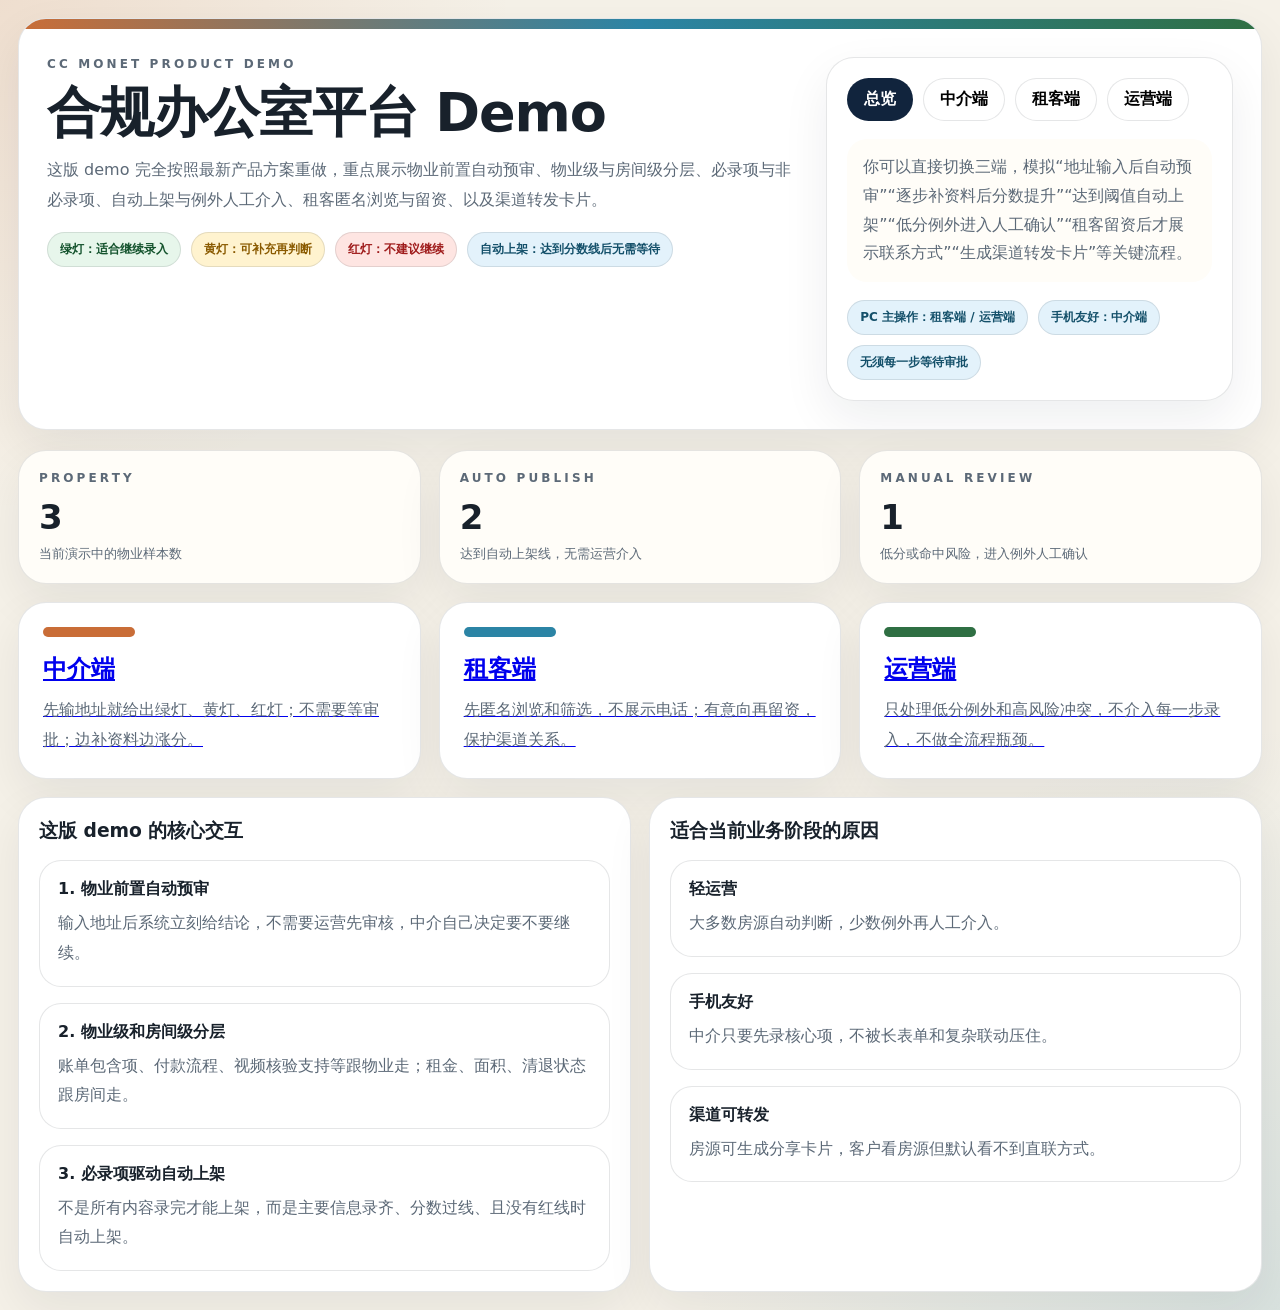
<file: docs/index.html>
<!doctype html>
<html lang="zh-CN">
  <head>
    <meta charset="UTF-8" />
    <meta name="viewport" content="width=device-width, initial-scale=1.0" />
    <title>美国办公室地址服务系统</title>
    <style>
      :root {
        --canvas: #f6f1e8;
        --ink: #1f2933;
        --soft: #55616f;
        --accent: #c76832;
      }

      * {
        box-sizing: border-box;
      }

      body {
        margin: 0;
        min-height: 100vh;
        display: grid;
        place-items: center;
        background:
          radial-gradient(circle at top left, rgba(199, 104, 50, 0.12), transparent 30%),
          radial-gradient(circle at bottom right, rgba(46, 134, 171, 0.12), transparent 30%),
          var(--canvas);
        color: var(--ink);
        font-family:
          "Noto Sans SC",
          "PingFang SC",
          "Hiragino Sans GB",
          system-ui,
          sans-serif;
      }

      .loader {
        width: min(92vw, 520px);
        padding: 28px;
        border-radius: 28px;
        background: rgba(255, 255, 255, 0.92);
        box-shadow: 0 16px 50px rgba(20, 24, 40, 0.08);
      }

      .eyebrow {
        font-size: 12px;
        font-weight: 700;
        letter-spacing: 0.24em;
        text-transform: uppercase;
        color: var(--soft);
      }

      h1,
      p {
        margin: 0;
      }

      h1 {
        margin-top: 14px;
        font-size: 30px;
        line-height: 1.2;
      }

      p {
        margin-top: 10px;
        color: var(--soft);
        line-height: 1.8;
      }

      .bar {
        margin-top: 18px;
        width: 100%;
        height: 10px;
        border-radius: 999px;
        background: rgba(199, 104, 50, 0.16);
        overflow: hidden;
      }

      .bar span {
        display: block;
        width: 35%;
        height: 100%;
        border-radius: inherit;
        background: linear-gradient(90deg, #c76832, #dd8a4f);
        animation: loading 1.1s ease-in-out infinite alternate;
      }

      @keyframes loading {
        from {
          transform: translateX(-10%);
        }

        to {
          transform: translateX(180%);
        }
      }
    </style>
  </head>
  <body>
    <div class="loader">
      <div class="eyebrow">CC Monet</div>
      <h1>美国办公室地址服务系统</h1>
      <p>正在进入最新演示页面...</p>
      <div class="bar"><span></span></div>
    </div>
    <script>
      const hash = location.hash || "";
      location.replace(`./demo-full.html?v=20260724a${hash}`);
    </script>
  </body>
</html>
</file>
